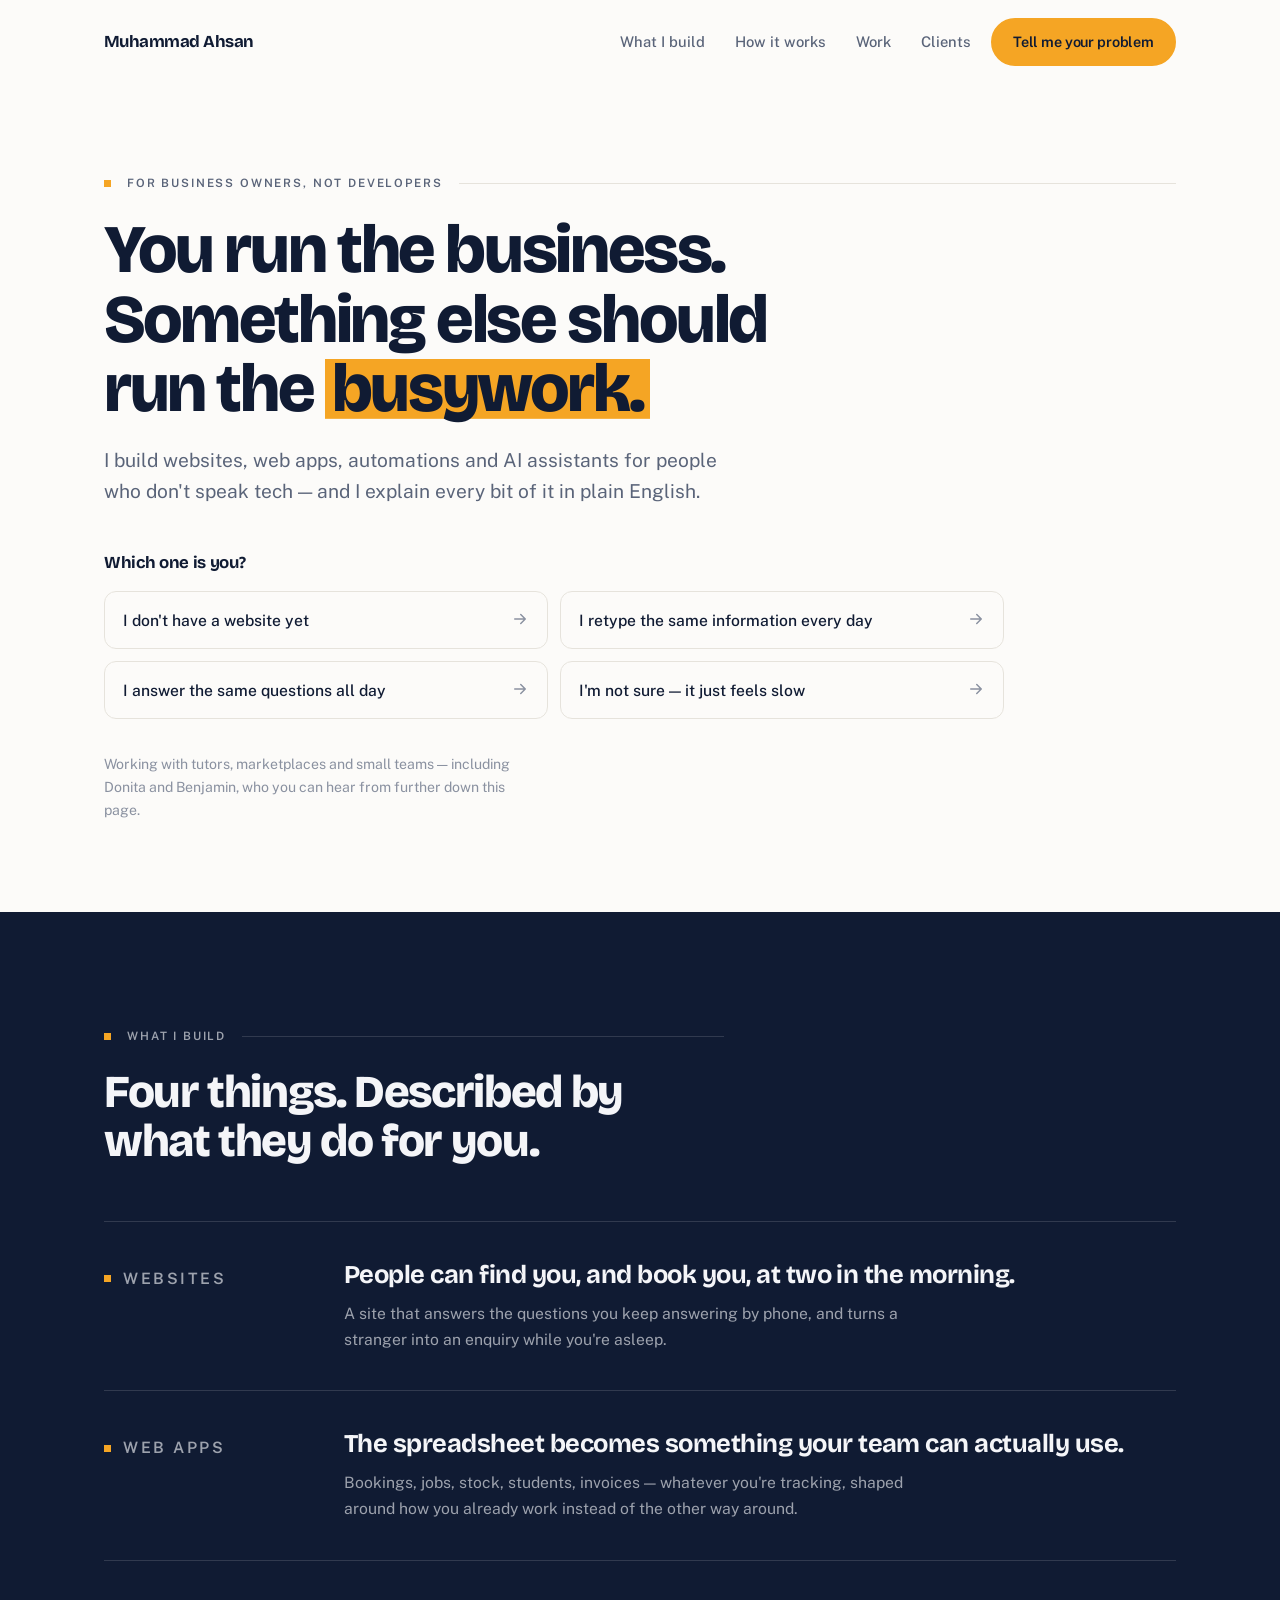
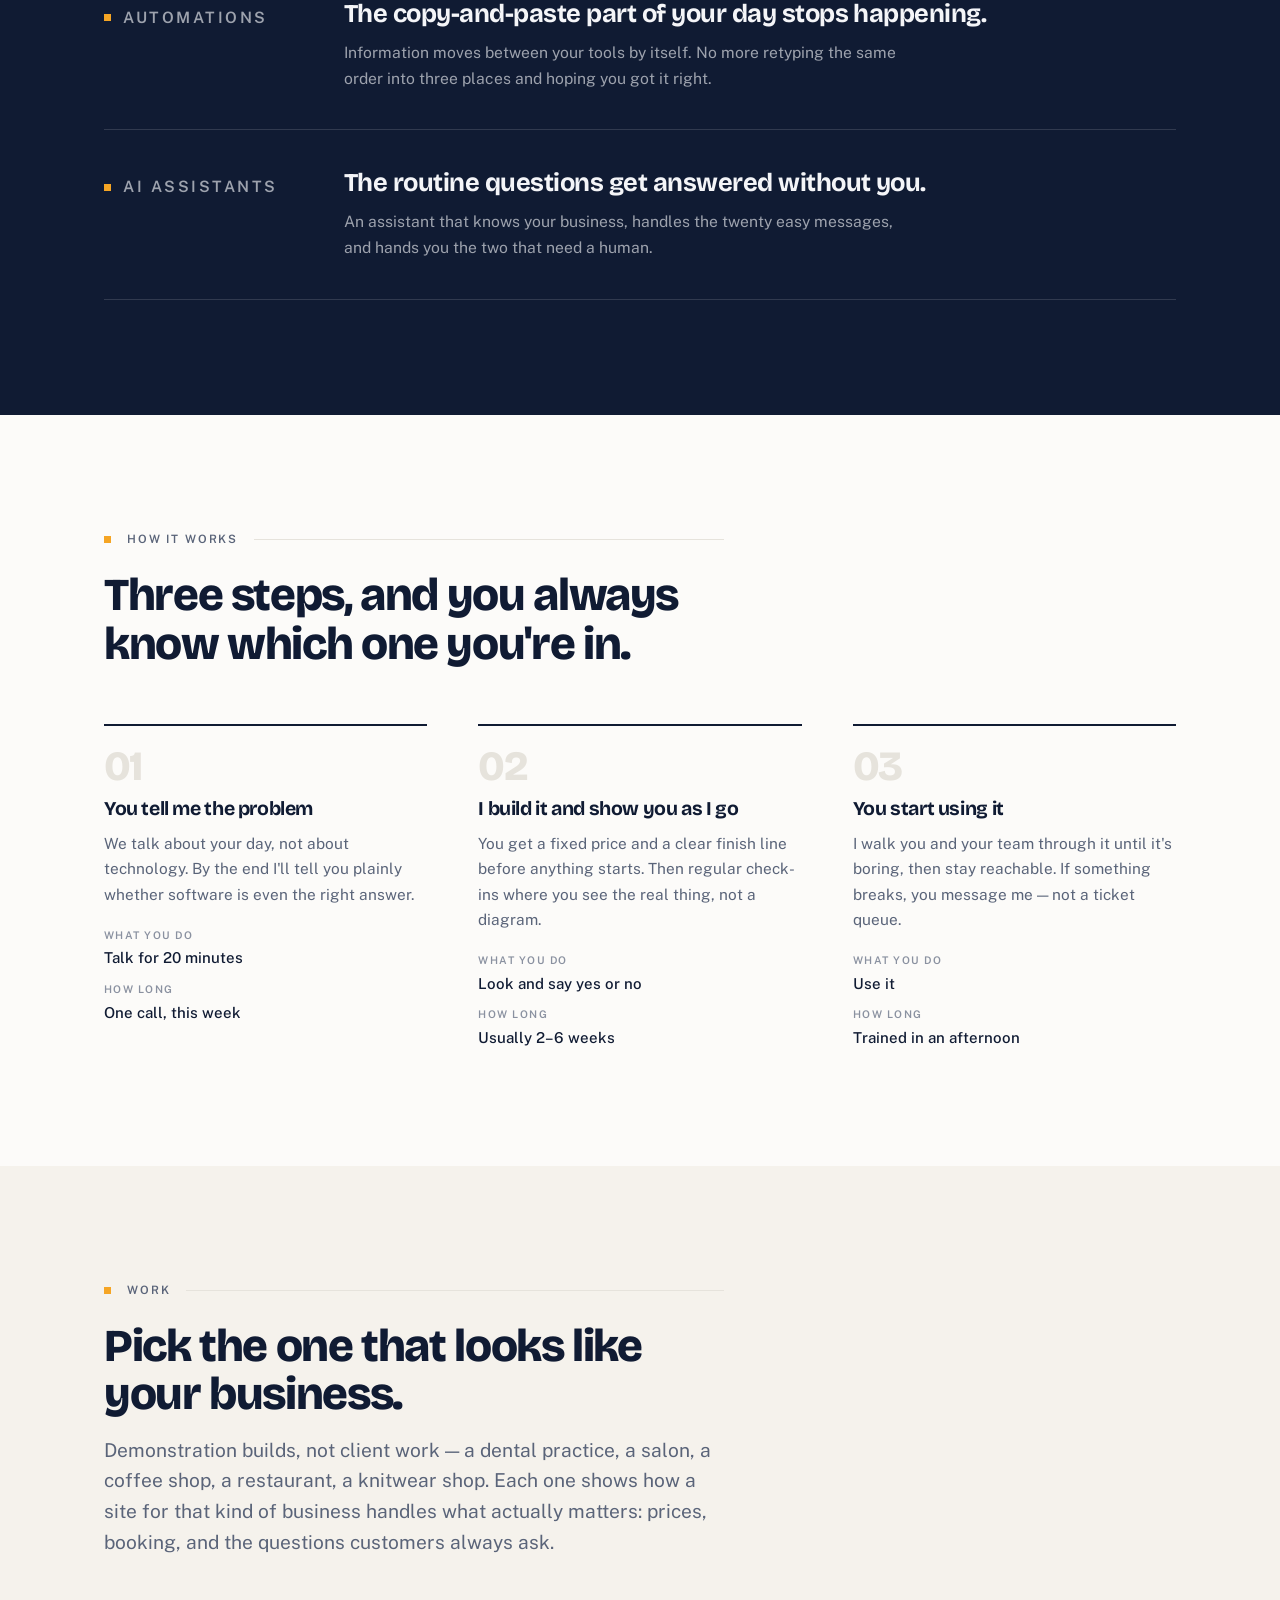
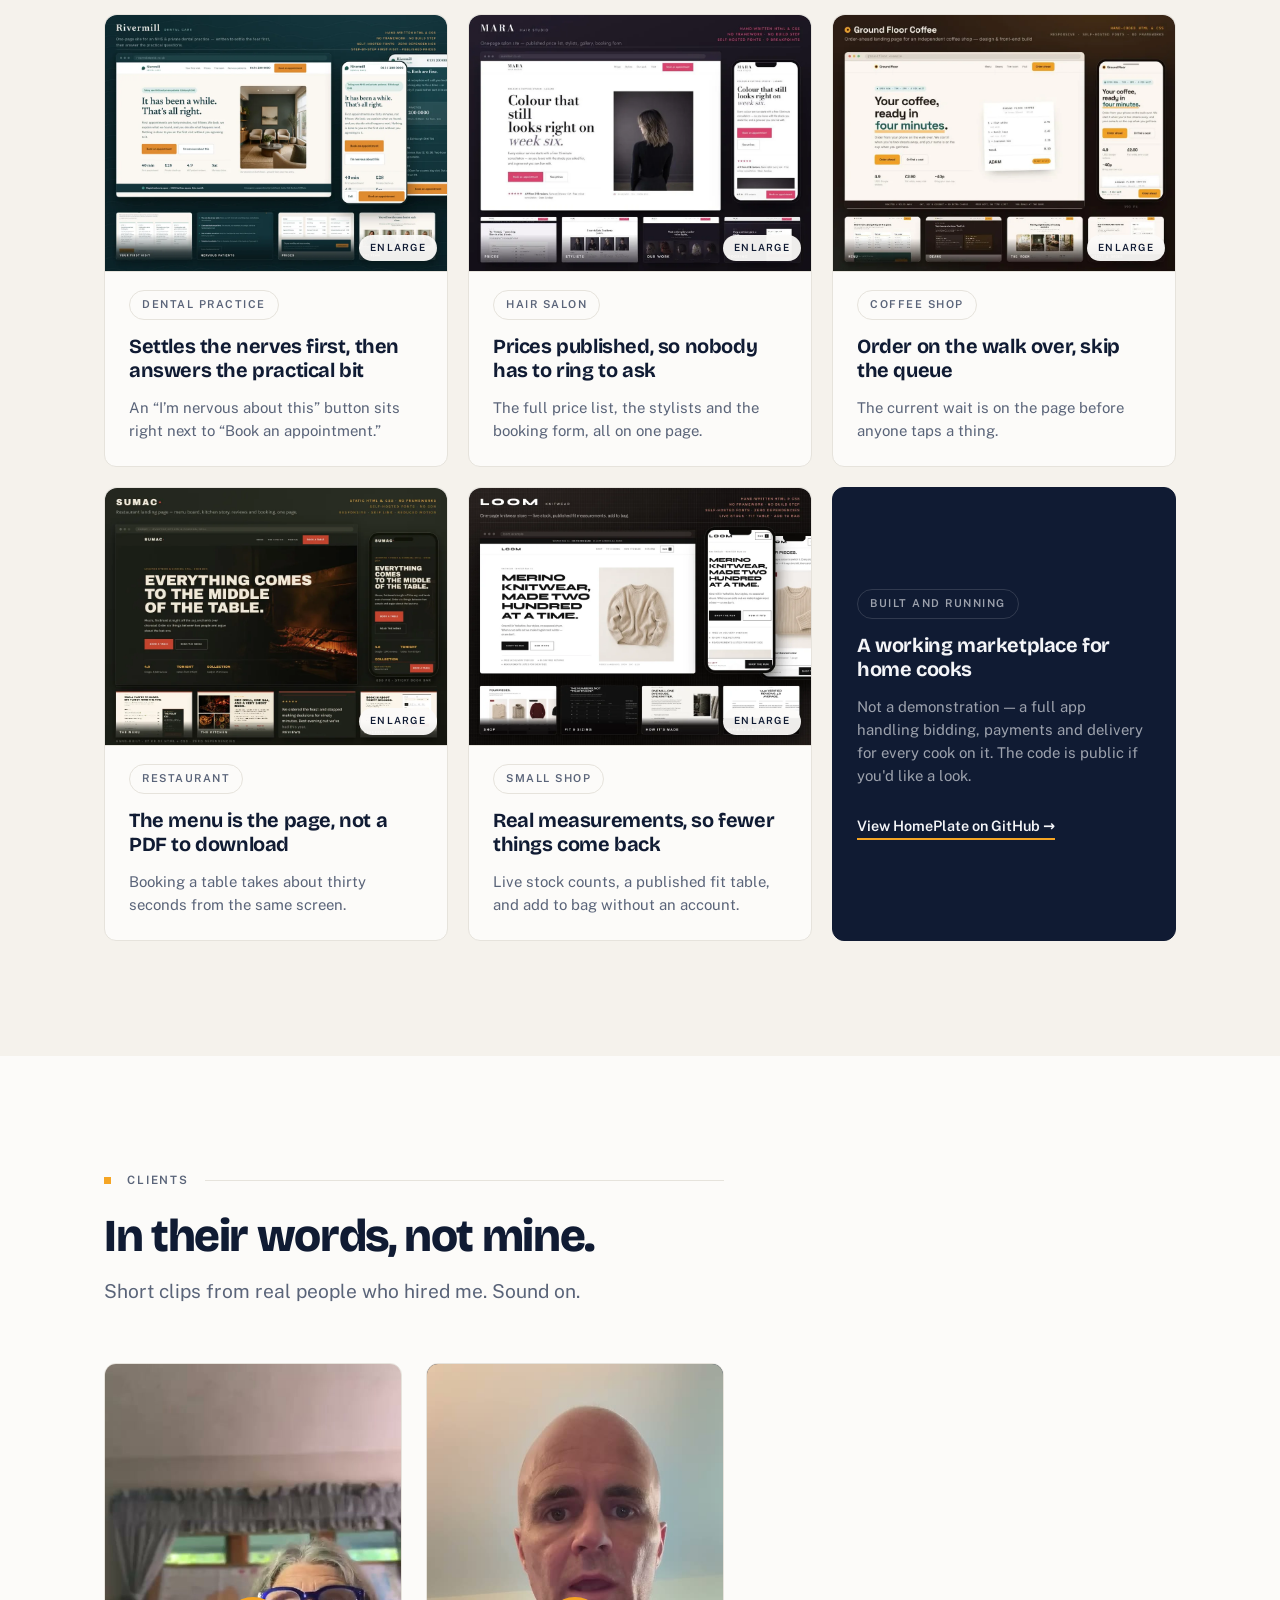
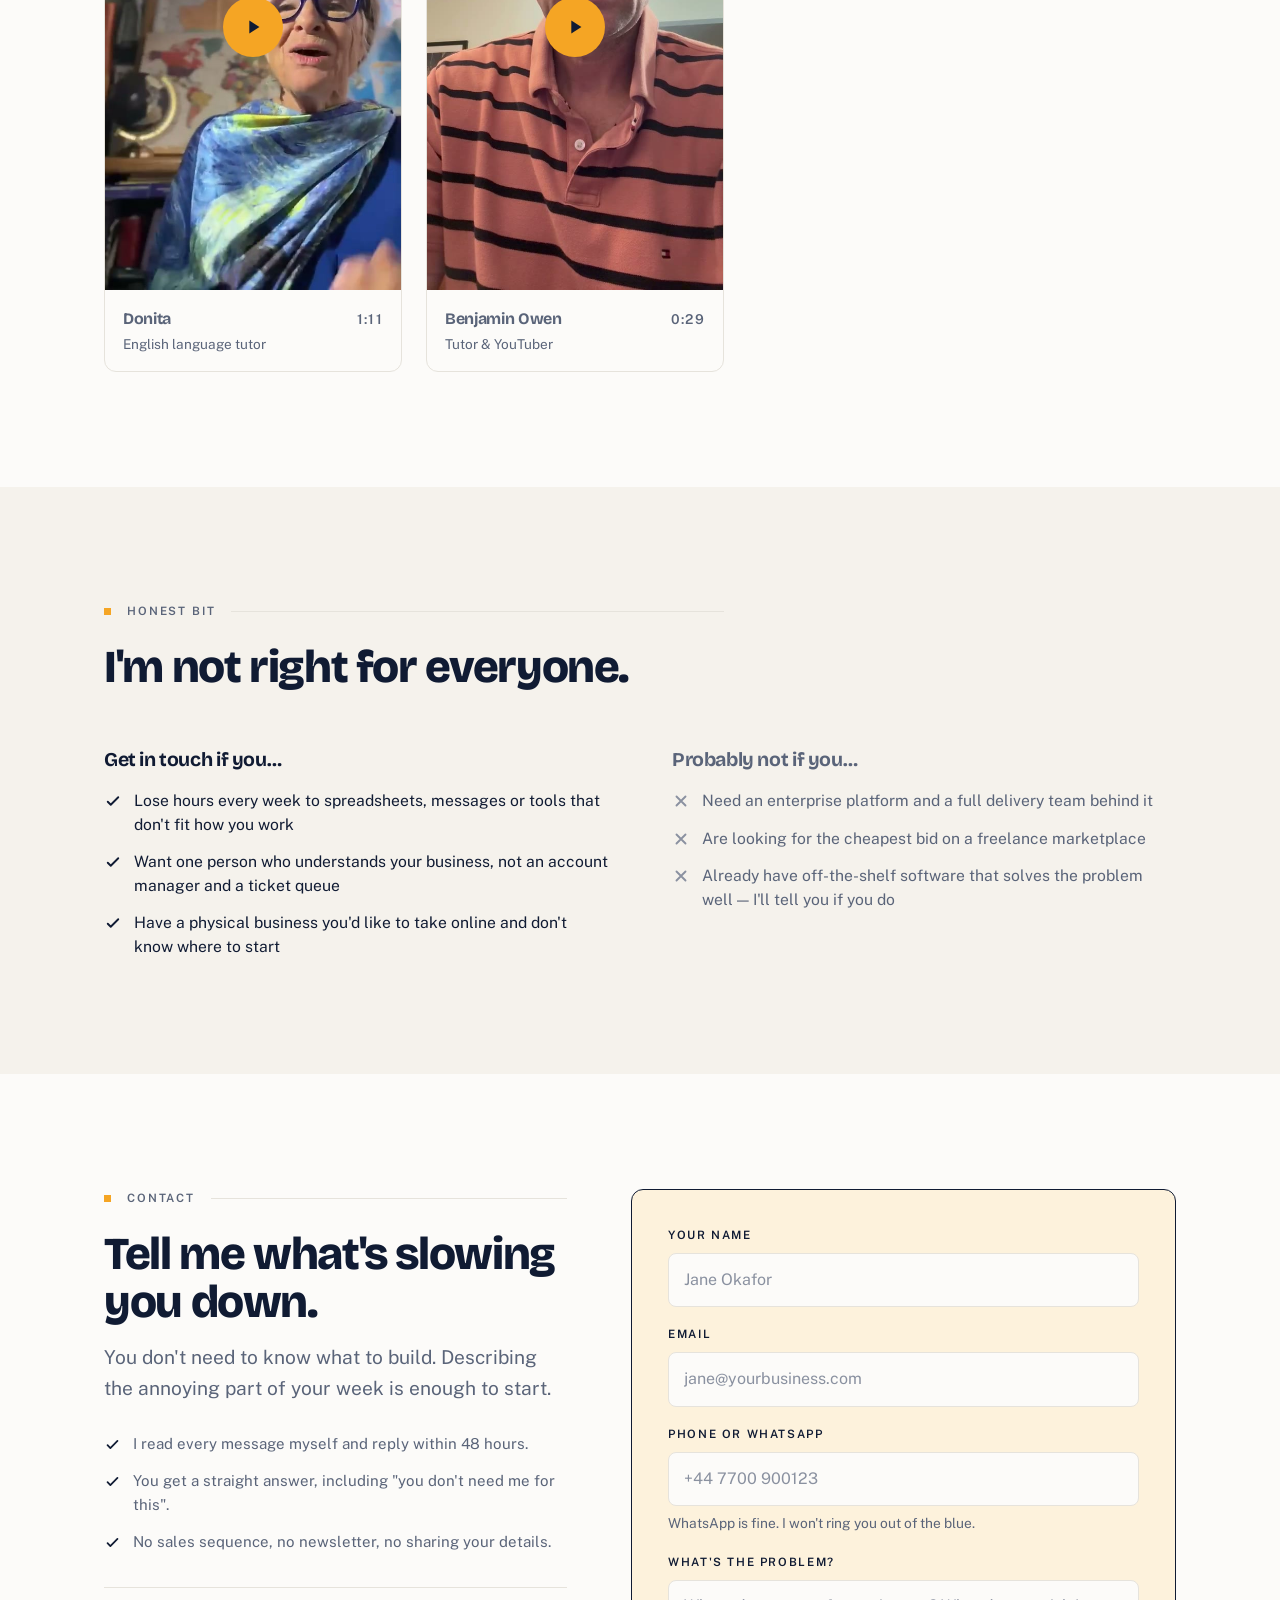
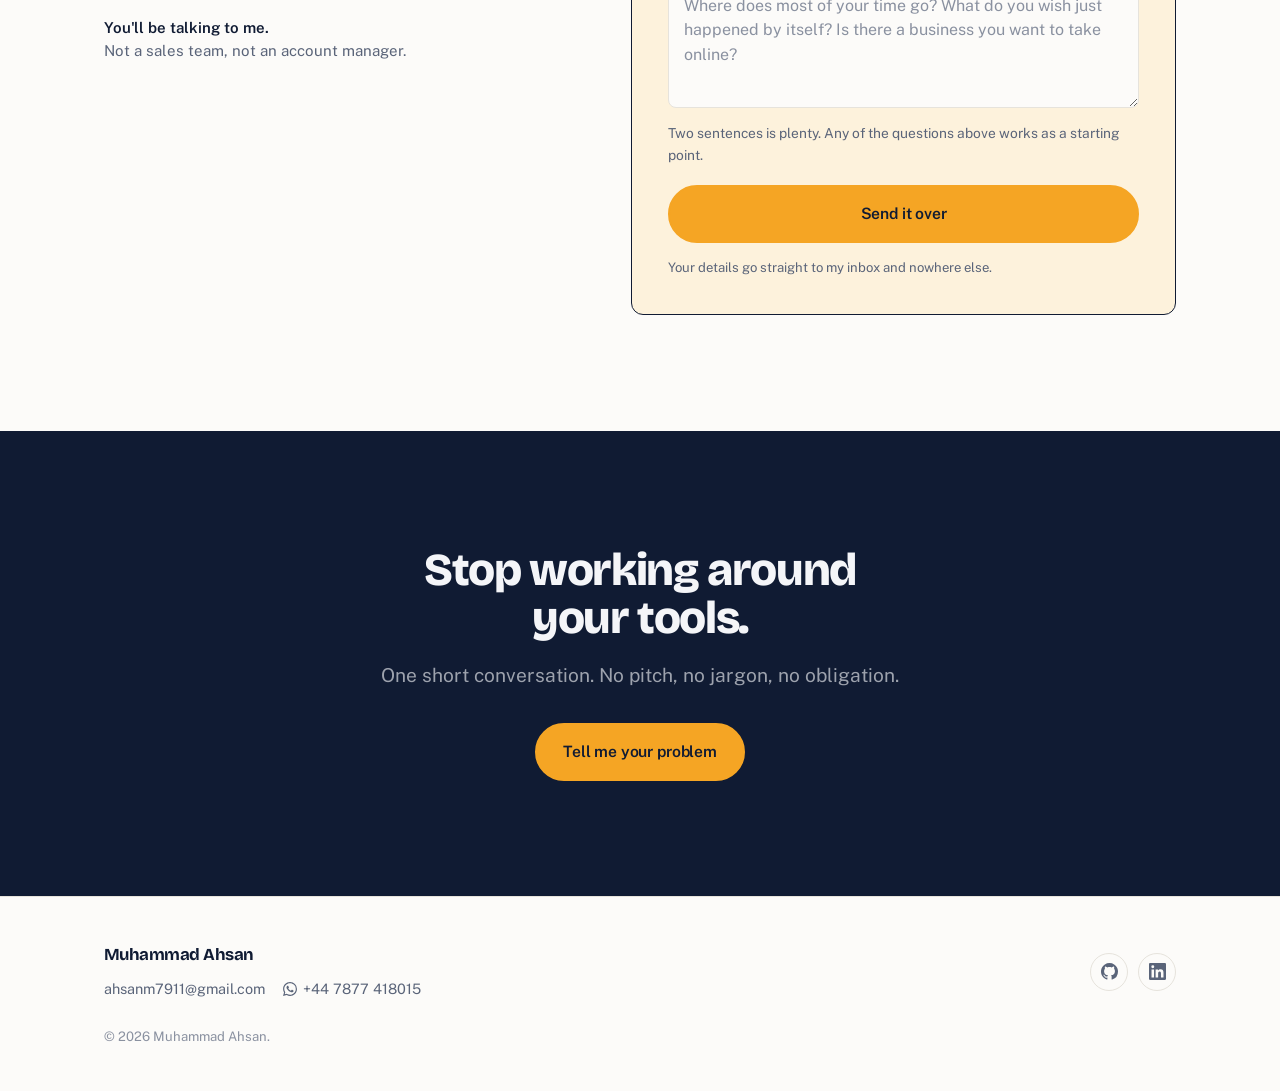
<file: index.html>
<!DOCTYPE html>
<html lang="en">
<head>
  <meta charset="UTF-8"/>
  <meta name="viewport" content="width=device-width, initial-scale=1.0"/>

  <title>Muhammad Ahsan — Websites, apps and automation for small businesses</title>
  <meta name="description" content="I build websites, web apps, automations and AI assistants for business owners who don't speak tech. Plain language, fixed scope, software you'll actually use."/>
  <link rel="canonical" href="https://ahsanm7911.github.io/"/>
  <meta name="theme-color" content="#101B33"/>

  <meta property="og:title" content="Muhammad Ahsan — Websites, apps and automation for small businesses"/>
  <meta property="og:description" content="You run the business. Something else should run the busywork. Websites, web apps, automations and AI assistants, built in plain language."/>
  <meta property="og:image" content="https://ahsanm7911.github.io/og-card.webp"/>
  <meta property="og:url" content="https://ahsanm7911.github.io/"/>
  <meta property="og:type" content="website"/>

  <meta name="twitter:card" content="summary_large_image"/>
  <meta name="twitter:title" content="Muhammad Ahsan — Websites, apps and automation for small businesses"/>
  <meta name="twitter:description" content="You run the business. Something else should run the busywork."/>
  <meta name="twitter:image" content="https://ahsanm7911.github.io/og-card.webp"/>
  <meta name="twitter:image:alt" content="You run the business. Something else should run the busywork."/>

  <link rel="icon" href="data:image/svg+xml,%3Csvg xmlns='http://www.w3.org/2000/svg' viewBox='0 0 32 32'%3E%3Crect width='32' height='32' rx='6' fill='%23101B33'/%3E%3Crect x='9' y='9' width='14' height='14' fill='%23F5A524'/%3E%3C/svg%3E"/>

  <link rel="preconnect" href="https://fonts.googleapis.com"/>
  <link rel="preconnect" href="https://fonts.gstatic.com" crossorigin/>
  <link href="https://fonts.googleapis.com/css2?family=Bricolage+Grotesque:opsz,wght@12..96,600;12..96,700;12..96,800&family=Public+Sans:wght@400;500;600&display=swap" rel="stylesheet"/>
  <link rel="stylesheet" href="styles.css"/>

  <script>document.documentElement.classList.add('js');</script>

  <script type="application/ld+json">
  {
    "@context": "https://schema.org",
    "@type": "ProfessionalService",
    "name": "Muhammad Ahsan",
    "description": "Websites, web apps, automations and AI assistants for small business owners.",
    "url": "https://ahsanm7911.github.io/",
    "email": "ahsanm7911@gmail.com",
    "telephone": "+44 7877 418015",
    "priceRange": "$$",
    "areaServed": "Worldwide",
    "founder": {
      "@type": "Person",
      "name": "Muhammad Ahsan",
      "jobTitle": "Software developer",
      "sameAs": [
        "https://github.com/ahsanm7911",
        "https://www.linkedin.com/in/ahsanm7911/"
      ]
    }
  }
  </script>
</head>
<body>

<a class="skip" href="#main">Skip to content</a>

<!-- ═══════════ NAV ═══════════ -->
<header class="nav" id="nav">
  <div class="wrap">
    <div class="nav-inner">
      <a href="#top" class="nav-logo">Muhammad&nbsp;Ahsan</a>

      <ul class="nav-links">
        <li><a href="#build">What I build</a></li>
        <li><a href="#process">How it works</a></li>
        <li><a href="#work">Work</a></li>
        <li><a href="#clients">Clients</a></li>
      </ul>

      <a href="#contact" class="btn btn--amber btn--sm nav-cta">Tell me your problem</a>

      <button class="burger" id="burger" aria-label="Menu" aria-expanded="false" aria-controls="menu">
        <span></span><span></span><span></span>
      </button>
    </div>

    <nav class="menu" id="menu" aria-label="Mobile">
      <a href="#build">What I build</a>
      <a href="#process">How it works</a>
      <a href="#work">Work</a>
      <a href="#clients">Clients</a>
      <a href="#contact" class="btn btn--amber">Tell me your problem</a>
    </nav>
  </div>
</header>

<main id="main">

<!-- ═══════════ HERO ═══════════ -->
<section class="hero" id="top">
  <div class="wrap">
    <p class="sign">For business owners, not developers</p>

    <h1 class="display">You run the business. Something else should run the <span class="mark">busywork.</span></h1>

    <p class="lede">
      I build websites, web apps, automations and AI assistants for people who
      don't speak tech — and I explain every bit of it in plain English.
    </p>

    <p class="picker-label">Which one is you?</p>

    <div class="picker" role="group" aria-label="Pick the problem that sounds most like yours">
      <button type="button" class="pick" aria-pressed="false"
        data-topic="No website yet"
        data-fill="I don't have a website for my business yet. I'd like people to be able to find me and get in touch online.">
        <span>I don't have a website yet</span>
        <svg class="arrow" width="18" height="18" viewBox="0 0 24 24" fill="none" stroke="currentColor" stroke-width="2" aria-hidden="true"><path d="M5 12h14M13 6l6 6-6 6" stroke-linecap="round" stroke-linejoin="round"/></svg>
      </button>

      <button type="button" class="pick" aria-pressed="false"
        data-topic="Repetitive data entry"
        data-fill="I spend a lot of time retyping the same information between spreadsheets and other tools every day. I'd like that to happen on its own.">
        <span>I retype the same information every day</span>
        <svg class="arrow" width="18" height="18" viewBox="0 0 24 24" fill="none" stroke="currentColor" stroke-width="2" aria-hidden="true"><path d="M5 12h14M13 6l6 6-6 6" stroke-linecap="round" stroke-linejoin="round"/></svg>
      </button>

      <button type="button" class="pick" aria-pressed="false"
        data-topic="Answering the same questions"
        data-fill="I answer the same handful of customer questions over and over. I'd like something that can handle the routine ones so I only deal with the real ones.">
        <span>I answer the same questions all day</span>
        <svg class="arrow" width="18" height="18" viewBox="0 0 24 24" fill="none" stroke="currentColor" stroke-width="2" aria-hidden="true"><path d="M5 12h14M13 6l6 6-6 6" stroke-linecap="round" stroke-linejoin="round"/></svg>
      </button>

      <button type="button" class="pick" aria-pressed="false"
        data-topic="Not sure yet"
        data-fill="I'm not sure exactly what I need. Things just feel slower than they should be, and I'd like help working out what's worth fixing first.">
        <span>I'm not sure — it just feels slow</span>
        <svg class="arrow" width="18" height="18" viewBox="0 0 24 24" fill="none" stroke="currentColor" stroke-width="2" aria-hidden="true"><path d="M5 12h14M13 6l6 6-6 6" stroke-linecap="round" stroke-linejoin="round"/></svg>
      </button>
    </div>

    <p class="hero-trust">
      Working with tutors, marketplaces and small teams — including Donita and
      Benjamin, who you can hear from further down this page.
    </p>
  </div>
</section>

<!-- ═══════════ WHAT I BUILD ═══════════ -->
<section class="band band--ink" id="build">
  <div class="wrap">
    <div class="band-head" data-reveal>
      <p class="sign">What I build</p>
      <h2 class="display">Four things. Described by what they do for you.</h2>
    </div>

    <div class="rows">
      <div class="row" data-reveal>
        <p class="row-label">Websites</p>
        <div>
          <h3>People can find you, and book you, at two in the morning.</h3>
          <p>A site that answers the questions you keep answering by phone, and turns a stranger into an enquiry while you're asleep.</p>
        </div>
      </div>

      <div class="row" data-reveal>
        <p class="row-label">Web apps</p>
        <div>
          <h3>The spreadsheet becomes something your team can actually use.</h3>
          <p>Bookings, jobs, stock, students, invoices — whatever you're tracking, shaped around how you already work instead of the other way around.</p>
        </div>
      </div>

      <div class="row" data-reveal>
        <p class="row-label">Automations</p>
        <div>
          <h3>The copy-and-paste part of your day stops happening.</h3>
          <p>Information moves between your tools by itself. No more retyping the same order into three places and hoping you got it right.</p>
        </div>
      </div>

      <div class="row" data-reveal>
        <p class="row-label">AI assistants</p>
        <div>
          <h3>The routine questions get answered without you.</h3>
          <p>An assistant that knows your business, handles the twenty easy messages, and hands you the two that need a human.</p>
        </div>
      </div>
    </div>
  </div>
</section>

<!-- ═══════════ HOW IT WORKS ═══════════ -->
<section class="band" id="process">
  <div class="wrap">
    <div class="band-head" data-reveal>
      <p class="sign">How it works</p>
      <h2 class="display">Three steps, and you always know which one you're in.</h2>
    </div>

    <ol class="steps">
      <li class="step" data-reveal>
        <p class="step-n">01</p>
        <h3>You tell me the problem</h3>
        <p class="step-desc">We talk about your day, not about technology. By the end I'll tell you plainly whether software is even the right answer.</p>
        <dl class="step-facts">
          <div><dt>What you do</dt><dd>Talk for 20 minutes</dd></div>
          <div><dt>How long</dt><dd>One call, this week</dd></div>
        </dl>
      </li>

      <li class="step" data-reveal>
        <p class="step-n">02</p>
        <h3>I build it and show you as I go</h3>
        <p class="step-desc">You get a fixed price and a clear finish line before anything starts. Then regular check-ins where you see the real thing, not a diagram.</p>
        <dl class="step-facts">
          <div><dt>What you do</dt><dd>Look and say yes or no</dd></div>
          <div><dt>How long</dt><dd>Usually 2–6 weeks</dd></div>
        </dl>
      </li>

      <li class="step" data-reveal>
        <p class="step-n">03</p>
        <h3>You start using it</h3>
        <p class="step-desc">I walk you and your team through it until it's boring, then stay reachable. If something breaks, you message me — not a ticket queue.</p>
        <dl class="step-facts">
          <div><dt>What you do</dt><dd>Use it</dd></div>
          <div><dt>How long</dt><dd>Trained in an afternoon</dd></div>
        </dl>
      </li>
    </ol>
  </div>
</section>

<!-- ═══════════ WORK ═══════════ -->
<section class="band band--paper2" id="work">
  <div class="wrap">
    <div class="band-head" data-reveal>
      <p class="sign">Work</p>
      <h2 class="display">Pick the one that looks like your business.</h2>
      <p class="lede">Demonstration builds, not client work — a dental practice, a salon, a coffee shop, a restaurant, a knitwear shop. Each one shows how a site for that kind of business handles what actually matters: prices, booking, and the questions customers always ask.</p>
    </div>

    <!--
      ─────────────────────────────────────────────────────────────
      TO ADD A PROJECT: copy this block and fill in the four slots.
      Drop the <a class="card-shot"> wrapper if there's no image yet.
      ─────────────────────────────────────────────────────────────
      <article class="card" data-reveal>
        <a class="card-shot" href="./work-NAME.webp" data-shot data-caption="PROJECT — WHAT IT IS">
          <img src="./work-NAME.webp" alt="DESCRIBE WHAT THE SCREENS SHOW" width="1000" height="750" loading="lazy" decoding="async">
          <span class="zoom">Enlarge</span>
        </a>
        <span class="tag">SECTOR</span>
        <h3>THE DECISION THE DESIGN MAKES</h3>
        <p class="card-note">ONE SUPPORTING LINE.</p>
      </article>
      ─────────────────────────────────────────────────────────────
    -->

    <div class="cards">
      <article class="card" data-reveal>
        <a class="card-shot" href="./work-rivermill.webp" data-shot data-caption="Rivermill Dental Care — demonstration build for a dental practice">
          <img src="./work-rivermill.webp" alt="Rivermill Dental Care demonstration site, shown on desktop and phone. The homepage opens with the line “It has been a while. That’s all right.” beside an “I’m nervous about this” button, with first-appointment length, price and rating below. Smaller panels show a step-by-step first visit, a nervous-patients page, a price list and the team." width="1000" height="750" loading="lazy" decoding="async">
          <span class="zoom">Enlarge</span>
        </a>
        <span class="tag">Dental practice</span>
        <h3>Settles the nerves first, then answers the practical bit</h3>
        <p class="card-note">An “I’m nervous about this” button sits right next to “Book an appointment.”</p>
      </article>

      <article class="card" data-reveal>
        <a class="card-shot" href="./work-mara.webp" data-shot data-caption="MARA Hair Studio — demonstration build for a hair salon">
          <img src="./work-mara.webp" alt="MARA Hair Studio demonstration site, shown on desktop and phone. The homepage reads “Colour that still looks right on week six” beside a photograph of a client, with booking and prices buttons. Smaller panels show a full price list, stylist profiles, a gallery and a booking form." width="1000" height="750" loading="lazy" decoding="async">
          <span class="zoom">Enlarge</span>
        </a>
        <span class="tag">Hair salon</span>
        <h3>Prices published, so nobody has to ring to ask</h3>
        <p class="card-note">The full price list, the stylists and the booking form, all on one page.</p>
      </article>

      <article class="card" data-reveal>
        <a class="card-shot" href="./work-groundfloor.webp" data-shot data-caption="Ground Floor Coffee — demonstration build for a coffee shop">
          <img src="./work-groundfloor.webp" alt="Ground Floor Coffee demonstration site, shown on desktop and phone. The homepage reads “Your coffee, ready in four minutes” next to a printed order slip, with an open-now banner showing the current wait. Smaller panels show the menu, the beans, the room and a visit-and-order page." width="1000" height="750" loading="lazy" decoding="async">
          <span class="zoom">Enlarge</span>
        </a>
        <span class="tag">Coffee shop</span>
        <h3>Order on the walk over, skip the queue</h3>
        <p class="card-note">The current wait is on the page before anyone taps a thing.</p>
      </article>

      <article class="card" data-reveal>
        <a class="card-shot" href="./work-sumac.webp" data-shot data-caption="SUMAC — demonstration build for a restaurant">
          <img src="./work-sumac.webp" alt="SUMAC restaurant demonstration site, shown on desktop and phone. The homepage reads “Everything comes to the middle of the table” over a photograph of a charcoal grill, with book-a-table and read-the-menu buttons. Smaller panels show the menu, the kitchen, reviews and reservations." width="994" height="746" loading="lazy" decoding="async">
          <span class="zoom">Enlarge</span>
        </a>
        <span class="tag">Restaurant</span>
        <h3>The menu is the page, not a PDF to download</h3>
        <p class="card-note">Booking a table takes about thirty seconds from the same screen.</p>
      </article>

      <article class="card" data-reveal>
        <a class="card-shot" href="./work-loom.webp" data-shot data-caption="LOOM Knitwear — demonstration build for a small shop">
          <img src="./work-loom.webp" alt="LOOM Knitwear demonstration store, shown on desktop and phone. The homepage reads “Merino knitwear, made two hundred at a time” beside a photograph of a jumper, with a banner counting the stock left in the current run. Smaller panels show the four pieces, a fit and sizing table, how it is made, and reviews and returns." width="1000" height="750" loading="lazy" decoding="async">
          <span class="zoom">Enlarge</span>
        </a>
        <span class="tag">Small shop</span>
        <h3>Real measurements, so fewer things come back</h3>
        <p class="card-note">Live stock counts, a published fit table, and add to bag without an account.</p>
      </article>

      <article class="card card--ink" data-reveal>
        <span class="tag">Built and running</span>
        <h3>A working marketplace for home cooks</h3>
        <p class="card-note">Not a demonstration — a full app handling bidding, payments and delivery for every cook on it. The code is public if you'd like a look.</p>
        <a class="card-link" href="https://github.com/ahsanm7911/homeplate" target="_blank" rel="noopener noreferrer">View HomePlate on GitHub →</a>
      </article>
    </div>
  </div>
</section>

<!-- ═══════════ CLIENTS ═══════════ -->
<section class="band" id="clients">
  <div class="wrap">
    <div class="band-head" data-reveal>
      <p class="sign">Clients</p>
      <h2 class="display">In their words, not mine.</h2>
      <p class="lede">Short clips from real people who hired me. Sound on.</p>
    </div>

    <div class="clips">
      <figure class="clip" data-reveal>
        <div class="clip-frame">
          <video src="./client_review001.mp4" poster="./client_review001_thumb.jpg" preload="none" playsinline></video>
          <button type="button" class="play" aria-label="Play Donita's testimonial">
            <svg width="22" height="22" fill="currentColor" viewBox="0 0 24 24" aria-hidden="true"><path d="M8 5v14l11-7z"/></svg>
          </button>
        </div>
        <figcaption class="clip-meta">
          <span><strong>Donita</strong><span>English language tutor</span></span>
          <span class="clip-dur">1:11</span>
        </figcaption>
      </figure>

      <figure class="clip" data-reveal>
        <div class="clip-frame">
          <video src="./client_review002.mp4" poster="./client_review002_thumb.jpg" preload="none" playsinline></video>
          <button type="button" class="play" aria-label="Play Benjamin Owen's testimonial">
            <svg width="22" height="22" fill="currentColor" viewBox="0 0 24 24" aria-hidden="true"><path d="M8 5v14l11-7z"/></svg>
          </button>
        </div>
        <figcaption class="clip-meta">
          <span><strong>Benjamin Owen</strong><span>Tutor &amp; YouTuber</span></span>
          <span class="clip-dur">0:29</span>
        </figcaption>
      </figure>
    </div>
  </div>
</section>

<!-- ═══════════ FIT ═══════════ -->
<section class="band band--paper2" id="fit">
  <div class="wrap">
    <div class="band-head" data-reveal>
      <p class="sign">Honest bit</p>
      <h2 class="display">I'm not right for everyone.</h2>
    </div>

    <div class="fit">
      <div class="fit-yes" data-reveal>
        <h3>Get in touch if you…</h3>
        <ul>
          <li>
            <svg width="18" height="18" fill="none" stroke="currentColor" stroke-width="2.5" viewBox="0 0 24 24" aria-hidden="true"><path d="M5 13l4 4L19 7" stroke-linecap="round" stroke-linejoin="round"/></svg>
            <span>Lose hours every week to spreadsheets, messages or tools that don't fit how you work</span>
          </li>
          <li>
            <svg width="18" height="18" fill="none" stroke="currentColor" stroke-width="2.5" viewBox="0 0 24 24" aria-hidden="true"><path d="M5 13l4 4L19 7" stroke-linecap="round" stroke-linejoin="round"/></svg>
            <span>Want one person who understands your business, not an account manager and a ticket queue</span>
          </li>
          <li>
            <svg width="18" height="18" fill="none" stroke="currentColor" stroke-width="2.5" viewBox="0 0 24 24" aria-hidden="true"><path d="M5 13l4 4L19 7" stroke-linecap="round" stroke-linejoin="round"/></svg>
            <span>Have a physical business you'd like to take online and don't know where to start</span>
          </li>
        </ul>
      </div>

      <div class="fit-no" data-reveal>
        <h3>Probably not if you…</h3>
        <ul>
          <li>
            <svg width="18" height="18" fill="none" stroke="currentColor" stroke-width="2.5" viewBox="0 0 24 24" aria-hidden="true"><path d="M6 18L18 6M6 6l12 12" stroke-linecap="round" stroke-linejoin="round"/></svg>
            <span>Need an enterprise platform and a full delivery team behind it</span>
          </li>
          <li>
            <svg width="18" height="18" fill="none" stroke="currentColor" stroke-width="2.5" viewBox="0 0 24 24" aria-hidden="true"><path d="M6 18L18 6M6 6l12 12" stroke-linecap="round" stroke-linejoin="round"/></svg>
            <span>Are looking for the cheapest bid on a freelance marketplace</span>
          </li>
          <li>
            <svg width="18" height="18" fill="none" stroke="currentColor" stroke-width="2.5" viewBox="0 0 24 24" aria-hidden="true"><path d="M6 18L18 6M6 6l12 12" stroke-linecap="round" stroke-linejoin="round"/></svg>
            <span>Already have off-the-shelf software that solves the problem well — I'll tell you if you do</span>
          </li>
        </ul>
      </div>
    </div>
  </div>
</section>

<!-- ═══════════ CONTACT ═══════════ -->
<section class="band" id="contact">
  <div class="wrap">
    <div class="contact-grid">

      <div class="contact-aside" data-reveal>
        <p class="sign">Contact</p>
        <h2 class="display">Tell me what's slowing you down.</h2>
        <p class="lede">You don't need to know what to build. Describing the annoying part of your week is enough to start.</p>

        <ul class="reassure">
          <li>
            <svg width="17" height="17" fill="none" stroke="currentColor" stroke-width="2.5" viewBox="0 0 24 24" aria-hidden="true"><path d="M5 13l4 4L19 7" stroke-linecap="round" stroke-linejoin="round"/></svg>
            <span>I read every message myself and reply within 48 hours.</span>
          </li>
          <li>
            <svg width="17" height="17" fill="none" stroke="currentColor" stroke-width="2.5" viewBox="0 0 24 24" aria-hidden="true"><path d="M5 13l4 4L19 7" stroke-linecap="round" stroke-linejoin="round"/></svg>
            <span>You get a straight answer, including "you don't need me for this".</span>
          </li>
          <li>
            <svg width="17" height="17" fill="none" stroke="currentColor" stroke-width="2.5" viewBox="0 0 24 24" aria-hidden="true"><path d="M5 13l4 4L19 7" stroke-linecap="round" stroke-linejoin="round"/></svg>
            <span>No sales sequence, no newsletter, no sharing your details.</span>
          </li>
        </ul>

        <div class="who">
          <p><strong>You'll be talking to me.</strong><br>Not a sales team, not an account manager.</p>
        </div>
      </div>

      <div class="panel" data-reveal>
        <form id="lead-form" action="https://api.web3forms.com/submit" method="POST" novalidate>
          <input type="hidden" name="access_key" value="3bee355d-f806-4885-9d13-7c5a4fc903a9">
          <input type="hidden" name="subject" value="New enquiry from ahsanm7911.github.io">
          <input type="hidden" name="from_name" value="Muhammad Ahsan — website">
          <input type="hidden" name="topic" id="lead-topic" value="Not specified">
          <input type="checkbox" name="botcheck" class="sr-only" tabindex="-1" autocomplete="off">

          <div class="field">
            <label for="lead-name">Your name</label>
            <input id="lead-name" type="text" name="name" placeholder="Jane Okafor" autocomplete="name" required>
          </div>

          <div class="field">
            <label for="lead-email">Email</label>
            <input id="lead-email" type="email" name="email" placeholder="jane@yourbusiness.com" autocomplete="email" required>
          </div>

          <div class="field">
            <label for="lead-phone">Phone or WhatsApp</label>
            <input id="lead-phone" type="tel" name="phone" placeholder="+44 7700 900123" autocomplete="tel" required>
            <span class="hint">WhatsApp is fine. I won't ring you out of the blue.</span>
          </div>

          <div class="field">
            <label for="lead-message">What's the problem?</label>
            <textarea id="lead-message" name="message" required
              placeholder="Where does most of your time go? What do you wish just happened by itself? Is there a business you want to take online?"></textarea>
            <span class="hint">Two sentences is plenty. Any of the questions above works as a starting point.</span>
          </div>

          <button class="btn btn--amber btn--block" type="submit">Send it over</button>

          <p class="consent">Your details go straight to my inbox and nowhere else.</p>

          <p class="form-msg form-msg--error" id="lead-error" role="alert" hidden></p>
        </form>

        <div class="sent" id="lead-sent" role="status" aria-live="polite" tabindex="-1" hidden>
          <h3>Got it — thank you.</h3>
          <p>I'll read this properly and reply within 48 hours. If it's urgent, message me on WhatsApp at +44 7877 418015.</p>
        </div>
      </div>

    </div>
  </div>
</section>

<!-- ═══════════ FINAL CTA ═══════════ -->
<section class="band band--ink final">
  <div class="wrap">
    <h2 class="display">Stop working around your tools.</h2>
    <p class="lede">One short conversation. No pitch, no jargon, no obligation.</p>
    <a href="#contact" class="btn btn--amber">Tell me your problem</a>
  </div>
</section>

</main>

<!-- ═══════════ FOOTER ═══════════ -->
<footer class="foot">
  <div class="wrap">
    <div class="foot-inner">
      <div>
        <p class="foot-name">Muhammad Ahsan</p>
        <div class="foot-contact">
          <a href="mailto:ahsanm7911@gmail.com">ahsanm7911@gmail.com</a>
          <a href="https://wa.me/447877418015" target="_blank" rel="noopener noreferrer">
            <svg width="14" height="14" viewBox="0 0 24 24" fill="currentColor" aria-hidden="true"><path d="M17.472 14.382c-.297-.149-1.758-.867-2.03-.967-.273-.099-.471-.148-.67.15-.197.297-.767.966-.94 1.164-.173.199-.347.223-.644.075-.297-.15-1.255-.463-2.39-1.475-.883-.788-1.48-1.761-1.653-2.059-.173-.297-.018-.458.13-.606.134-.133.298-.347.446-.52.149-.174.198-.298.298-.497.099-.198.05-.371-.025-.52-.075-.149-.669-1.612-.916-2.207-.242-.579-.487-.5-.669-.51-.173-.008-.371-.01-.57-.01-.198 0-.52.074-.792.372-.272.297-1.04 1.016-1.04 2.479 0 1.462 1.065 2.875 1.213 3.074.149.198 2.096 3.2 5.077 4.487.709.306 1.262.489 1.694.625.712.227 1.36.195 1.871.118.571-.085 1.758-.719 2.006-1.413.248-.694.248-1.289.173-1.413-.074-.124-.272-.198-.57-.347m-5.421 7.403h-.004a9.87 9.87 0 01-5.031-1.378l-.361-.214-3.741.982.998-3.648-.235-.374a9.86 9.86 0 01-1.51-5.26c.001-5.45 4.436-9.884 9.888-9.884 2.64 0 5.122 1.03 6.988 2.898a9.825 9.825 0 012.893 6.994c-.003 5.45-4.437 9.884-9.885 9.884m8.413-18.297A11.815 11.815 0 0012.05 0C5.495 0 .16 5.335.157 11.892c0 2.096.547 4.142 1.588 5.945L.057 24l6.305-1.654a11.882 11.882 0 005.683 1.448h.005c6.554 0 11.89-5.335 11.893-11.893a11.821 11.821 0 00-3.48-8.413Z"/></svg>
            +44 7877 418015
          </a>
        </div>
      </div>

      <div class="socials">
        <a href="https://github.com/ahsanm7911" target="_blank" rel="noopener noreferrer" aria-label="GitHub">
          <svg width="17" height="17" fill="currentColor" viewBox="0 0 24 24" aria-hidden="true"><path d="M12 0C5.37 0 0 5.37 0 12c0 5.31 3.435 9.795 8.205 11.385.6.105.825-.255.825-.57 0-.285-.015-1.23-.015-2.235-3.015.555-3.795-.735-4.035-1.41-.135-.345-.72-1.41-1.23-1.695-.42-.225-1.02-.78-.015-.795.945-.015 1.62.87 1.845 1.23 1.08 1.815 2.805 1.305 3.495.99.105-.78.42-1.305.765-1.605-2.67-.3-5.46-1.335-5.46-5.925 0-1.305.465-2.385 1.23-3.225-.12-.3-.54-1.53.12-3.18 0 0 1.005-.315 3.3 1.23.96-.27 1.98-.405 3-.405s2.04.135 3 .405c2.295-1.56 3.3-1.23 3.3-1.23.66 1.65.24 2.88.12 3.18.765.84 1.23 1.905 1.23 3.225 0 4.605-2.805 5.625-5.475 5.925.435.375.81 1.095.81 2.22 0 1.605-.015 2.895-.015 3.3 0 .315.225.69.825.57A12.02 12.02 0 0024 12c0-6.63-5.37-12-12-12z"/></svg>
        </a>
        <a href="https://www.linkedin.com/in/ahsanm7911/" target="_blank" rel="noopener noreferrer" aria-label="LinkedIn">
          <svg width="17" height="17" fill="currentColor" viewBox="0 0 24 24" aria-hidden="true"><path d="M20.447 20.452h-3.554v-5.569c0-1.328-.027-3.037-1.852-3.037-1.853 0-2.136 1.445-2.136 2.939v5.667H9.351V9h3.414v1.561h.046c.477-.9 1.637-1.85 3.37-1.85 3.601 0 4.267 2.37 4.267 5.455v6.286zM5.337 7.433a2.062 2.062 0 01-2.063-2.065 2.064 2.064 0 112.063 2.065zm1.782 13.019H3.555V9h3.564v11.452zM22.225 0H1.771C.792 0 0 .774 0 1.729v20.542C0 23.227.792 24 1.771 24h20.451C23.2 24 24 23.227 24 22.271V1.729C24 .774 23.2 0 22.222 0h.003z"/></svg>
        </a>
      </div>

      <p class="foot-copy">© 2026 Muhammad Ahsan.</p>
    </div>
  </div>
</footer>

<!-- Enlarged project view. Populated by main.js; without JS the card
     links open the .webp directly, so this stays empty and unused. -->
<dialog class="shot-dialog" id="shot-dialog" aria-label="Project preview">
  <img class="shot-img" id="shot-img" alt="">
  <p class="shot-caption" id="shot-caption"></p>
  <button type="button" class="shot-close" id="shot-close" aria-label="Close preview">
    <svg width="18" height="18" viewBox="0 0 24 24" fill="none" stroke="currentColor" stroke-width="2.4" stroke-linecap="round" aria-hidden="true"><path d="M6 6l12 12M18 6L6 18"/></svg>
  </button>
</dialog>

<script src="main.js" defer></script>
</body>
</html>
</file>
<file: styles.css>
/* ═══════════════════════════════════════════════════════════════
   Muhammad Ahsan — Signpost
   Direction: ink & amber. Amber is a SURFACE, never an ink:
   #F5A524 type on paper fails contrast, so amber only ever appears
   as a fill with ink type on top. It marks the places you can act.
   ═══════════════════════════════════════════════════════════════ */

/* ── TOKENS ── */
:root {
  /* ground */
  --paper:        #FCFBF9;
  --paper-2:      #F5F2EC;
  --rule:         #E6E3DC;

  /* ink */
  --ink:          #101B33;
  --ink-2:        #1A2645;
  --ink-soft:     #5A6479;
  --ink-faint:    #8A91A0;

  /* on dark bands */
  --on-ink:       #F4F5F8;
  --on-ink-soft:  rgba(244, 245, 248, 0.62);
  --rule-ink:     rgba(244, 245, 248, 0.14);

  /* signal */
  --amber:        #F5A524;
  --amber-deep:   #E08E0B;
  --amber-wash:   #FDF2DC;

  /* type */
  --display: 'Bricolage Grotesque', 'Public Sans', system-ui, sans-serif;
  --body:    'Public Sans', system-ui, -apple-system, 'Segoe UI', sans-serif;

  /* space */
  --gutter:  24px;
  --band-y:  clamp(64px, 9vw, 120px);

  --r-sm: 8px;
  --r-md: 12px;
  --r-pill: 999px;
}

/* ── RESET ── */
*, *::before, *::after { box-sizing: border-box; margin: 0; padding: 0; }
html { -webkit-text-size-adjust: 100%; }
@media (prefers-reduced-motion: no-preference) {
  html { scroll-behavior: smooth; }
}
body {
  font-family: var(--body);
  font-size: 1.02rem;
  line-height: 1.65;
  color: var(--ink);
  background: var(--paper);
  overflow-x: hidden;
  -webkit-font-smoothing: antialiased;
  text-rendering: optimizeLegibility;
}
img, video { max-width: 100%; display: block; }
a { color: inherit; text-decoration: none; }
button, input, textarea { font: inherit; color: inherit; }
:focus-visible { outline: 3px solid var(--ink); outline-offset: 3px; border-radius: 3px; }
.band--ink :focus-visible { outline-color: var(--amber); }
.skip {
  position: absolute; left: -9999px; top: 0; z-index: 200;
  background: var(--ink); color: var(--on-ink);
  padding: 12px 18px; border-radius: 0 0 var(--r-sm) 0;
}
.skip:focus { left: 0; }
.sr-only {
  position: absolute; width: 1px; height: 1px; padding: 0;
  overflow: hidden; clip: rect(0 0 0 0); white-space: nowrap; border: 0;
}

/* ── LAYOUT ── */
.wrap {
  width: 100%;
  max-width: 1120px;
  margin-inline: auto;
  padding-inline: var(--gutter);
}
.band { padding-block: var(--band-y); }
.band--paper2 { background: var(--paper-2); }
.band--ink    { background: var(--ink); color: var(--on-ink); }

/* ── TYPE ── */
.display {
  font-family: var(--display);
  font-weight: 800;
  line-height: 1.02;
  letter-spacing: -0.035em;
}
h1.display { font-size: clamp(2.35rem, 6.2vw, 4.25rem); }
h2.display { font-size: clamp(1.85rem, 4vw, 2.85rem); letter-spacing: -0.03em; line-height: 1.06; }
h3 { font-family: var(--display); font-weight: 700; letter-spacing: -0.02em; line-height: 1.2; }

.lede {
  font-size: clamp(1.05rem, 1.6vw, 1.2rem);
  line-height: 1.6;
  color: var(--ink-soft);
  max-width: 54ch;
}
.band--ink .lede { color: var(--on-ink-soft); }

/* The one editorial use of amber: highlight in the headline.
   Painted as a sized gradient rather than a background colour so the
   block hugs the glyphs instead of filling the whole line box. */
.mark {
  color: var(--ink);
  padding-inline: 0.1em;
  background-image: linear-gradient(var(--amber), var(--amber));
  background-repeat: no-repeat;
  background-position: 0 0.16em;
  background-size: 100% 0.88em;
  box-decoration-break: clone;
  -webkit-box-decoration-break: clone;
}

/* ── THE SIGNPOST: every section wears a sign ── */
.sign {
  display: flex;
  align-items: center;
  gap: 16px;
  font-size: 0.72rem;
  font-weight: 600;
  letter-spacing: 0.16em;
  text-transform: uppercase;
  color: var(--ink-soft);
  margin-bottom: 22px;
}
.sign::before {
  content: "";
  width: 7px; height: 7px;
  background: var(--amber);
  flex: none;
}
.sign::after {
  content: "";
  height: 1px;
  flex: 1;
  background: var(--rule);
}
.band--ink .sign { color: var(--on-ink-soft); }
.band--ink .sign::after { background: var(--rule-ink); }

.band-head { margin-bottom: clamp(36px, 5vw, 56px); max-width: 62ch; }
.band-head .lede { margin-top: 16px; }

/* ── BUTTONS ── one base, three modifiers ── */
.btn {
  display: inline-flex;
  align-items: center;
  justify-content: center;
  gap: 10px;
  padding: 14px 26px;
  border: 2px solid transparent;
  border-radius: var(--r-pill);
  font-family: var(--body);
  font-size: 0.98rem;
  font-weight: 600;
  letter-spacing: -0.01em;
  cursor: pointer;
  text-align: center;
  transition: background-color 0.18s ease, border-color 0.18s ease, transform 0.18s ease;
}
.btn svg { flex: none; }
.btn--amber {                 /* amber surface, ink label */
  background: var(--amber);
  border-color: var(--amber);
  color: var(--ink);
}
.btn--ghost {
  background: transparent;
  border-color: var(--rule);
  color: var(--ink);
}
.btn--ghost:hover { border-color: var(--ink); }
.band--ink .btn--ghost { border-color: var(--rule-ink); color: var(--on-ink); }
.band--ink .btn--ghost:hover { border-color: var(--on-ink); }
.btn--sm { padding: 10px 20px; font-size: 0.9rem; }
.btn--block { width: 100%; }
@media (hover: hover) {
  .btn--amber:hover { background: var(--amber-deep); border-color: var(--amber-deep); }
}
.btn:disabled { opacity: 0.55; cursor: default; }

/* ── NAV ── */
.nav {
  position: sticky;
  top: 0;
  z-index: 100;
  background: var(--paper);
  border-bottom: 1px solid transparent;
  transition: border-color 0.2s ease, padding 0.2s ease;
}
.nav.is-stuck { border-bottom-color: var(--rule); }
.nav-inner {
  display: flex;
  align-items: center;
  justify-content: space-between;
  gap: 20px;
  padding-block: 18px;
  transition: padding 0.2s ease;
}
.nav.is-stuck .nav-inner { padding-block: 12px; }
.nav-logo {
  font-family: var(--display);
  font-weight: 700;
  font-size: 1.05rem;
  letter-spacing: -0.03em;
}
.nav-links {
  display: flex;
  align-items: center;
  gap: 30px;
  list-style: none;
  margin-left: auto;
}
.nav-links a {
  font-size: 0.92rem;
  font-weight: 500;
  color: var(--ink-soft);
  padding-block: 4px;
  border-bottom: 2px solid transparent;
  transition: color 0.18s, border-color 0.18s;
}
.nav-links a:hover { color: var(--ink); border-bottom-color: var(--amber); }

.burger {
  display: none;
  flex-direction: column;
  gap: 5px;
  background: none;
  border: none;
  cursor: pointer;
  padding: 6px;
}
.burger span {
  display: block; width: 22px; height: 2px;
  background: var(--ink); border-radius: 2px;
  transition: transform 0.2s ease, opacity 0.2s ease;
}
.burger[aria-expanded="true"] span:nth-child(1) { transform: translateY(7px) rotate(45deg); }
.burger[aria-expanded="true"] span:nth-child(2) { opacity: 0; }
.burger[aria-expanded="true"] span:nth-child(3) { transform: translateY(-7px) rotate(-45deg); }

.menu { display: none; flex-direction: column; padding-bottom: 18px; }
.menu.is-open { display: flex; }
.menu a {
  padding: 13px 0;
  font-size: 1rem;
  font-weight: 500;
  color: var(--ink-soft);
  border-top: 1px solid var(--rule);
}
.menu .btn { margin-top: 16px; border-top: none; }

/* ── HERO ── */
.hero { padding-block: clamp(52px, 7vw, 92px) clamp(56px, 7vw, 96px); }
.hero h1 { max-width: 16ch; margin-bottom: 22px; }
.hero .lede { margin-bottom: 42px; }
.hero-trust {
  margin-top: 34px;
  font-size: 0.88rem;
  color: var(--ink-faint);
  max-width: 46ch;
}

/* ── SIGNATURE: the picker ── */
.picker-label {
  font-family: var(--display);
  font-weight: 700;
  font-size: 1.05rem;
  letter-spacing: -0.02em;
  margin-bottom: 14px;
}
.picker {
  display: grid;
  grid-template-columns: repeat(2, minmax(0, 1fr));
  gap: 12px;
  max-width: 900px;
}
.pick {
  display: flex;
  align-items: flex-start;
  justify-content: space-between;
  gap: 12px;
  text-align: left;
  background: var(--paper);
  border: 1px solid var(--rule);
  border-radius: var(--r-md);
  padding: 18px 18px 17px;
  font-size: 0.98rem;
  font-weight: 500;
  line-height: 1.35;
  color: var(--ink);
  cursor: pointer;
  transition: border-color 0.18s ease, background-color 0.18s ease, transform 0.18s ease;
}
.pick .arrow {
  flex: none;
  color: var(--ink-faint);
  transition: transform 0.18s ease, color 0.18s ease;
}
@media (hover: hover) {
  .pick:hover { border-color: var(--ink); transform: translateY(-2px); }
  .pick:hover .arrow { transform: translateX(3px); color: var(--ink); }
}
.pick[aria-pressed="true"] {
  background: var(--amber-wash);
  border-color: var(--ink);
  box-shadow: inset 0 0 0 1px var(--ink);
}
.pick[aria-pressed="true"] .arrow { color: var(--ink); }

/* ── SERVICES: a departures board ── */
.rows { border-top: 1px solid var(--rule-ink); }
.row {
  display: grid;
  grid-template-columns: 200px minmax(0, 1fr);
  gap: 24px 40px;
  padding-block: clamp(26px, 3.4vw, 38px);
  border-bottom: 1px solid var(--rule-ink);
}
.row-label {
  display: flex;
  align-items: center;
  gap: 12px;
  font-size: 0.72rem;
  font-weight: 600;
  letter-spacing: 0.16em;
  text-transform: uppercase;
  color: var(--on-ink-soft);
  align-self: start;
  padding-top: 6px;
}
.row-label::before {
  content: "";
  width: 7px; height: 7px;
  background: var(--amber);
  flex: none;
}
.row h3 {
  font-size: clamp(1.2rem, 2.1vw, 1.6rem);
  color: var(--on-ink);
  margin-bottom: 10px;
}
.row p { color: var(--on-ink-soft); max-width: 56ch; font-size: 0.98rem; }

/* ── PROCESS ── */
.steps {
  list-style: none;
  display: grid;
  grid-template-columns: repeat(3, minmax(0, 1fr));
  gap: clamp(28px, 4vw, 52px);
}
.step { border-top: 2px solid var(--ink); padding-top: 20px; }
.step-n {
  font-family: var(--display);
  font-weight: 800;
  font-size: 2.6rem;
  line-height: 1;
  letter-spacing: -0.04em;
  color: var(--rule);
  margin-bottom: 10px;
}
.step h3 { font-size: 1.22rem; margin-bottom: 10px; }
.step-desc { color: var(--ink-soft); font-size: 0.96rem; margin-bottom: 20px; }
.step-facts { display: grid; gap: 10px; }
.step-facts > div { display: grid; gap: 2px; }
.step-facts dt {
  font-size: 0.66rem;
  font-weight: 600;
  letter-spacing: 0.14em;
  text-transform: uppercase;
  color: var(--ink-faint);
}
.step-facts dd { font-size: 0.94rem; font-weight: 500; }

/* ── WORK ── */
.cards {
  display: grid;
  grid-template-columns: repeat(3, minmax(0, 1fr));
  gap: 20px;
}
.card {
  display: flex;
  flex-direction: column;
  gap: 14px;
  background: var(--paper);
  border: 1px solid var(--rule);
  border-radius: var(--r-md);
  padding: 26px 24px 24px;
}
.tag {
  align-self: flex-start;
  font-size: 0.68rem;
  font-weight: 600;
  letter-spacing: 0.14em;
  text-transform: uppercase;
  color: var(--ink-soft);
  border: 1px solid var(--rule);
  border-radius: var(--r-pill);
  padding: 5px 12px;
}
.card h3 { font-size: 1.25rem; }
.card-note { font-size: 0.93rem; line-height: 1.55; color: var(--ink-soft); }

/* The plate. Bleeds to the card's inner edges via negative margins so the
   card border itself becomes the frame — the showcase images already carry
   their own dark matting, so a second mat would be one accessory too many. */
.card-shot {
  position: relative;
  display: block;
  margin: -26px -24px 4px;
  border-bottom: 1px solid var(--rule);
  border-radius: var(--r-md) var(--r-md) 0 0;
  overflow: hidden;
  background: var(--paper-2);
}
.card-shot img {
  width: 100%;
  height: auto;
  aspect-ratio: 4 / 3;
  object-fit: cover;
}
.zoom {
  position: absolute;
  right: 10px;
  bottom: 10px;
  background: rgba(252, 251, 249, 0.94);
  color: var(--ink);
  font-size: 0.62rem;
  font-weight: 600;
  letter-spacing: 0.13em;
  text-transform: uppercase;
  padding: 5px 11px;
  border-radius: var(--r-pill);
}
/* Deliberately always visible rather than hover-only: half these visitors
   are on a phone, and the ones who aren't shouldn't have to discover that
   the picture does something. */
@media (hover: hover) and (prefers-reduced-motion: no-preference) {
  .zoom { transition: background 0.18s ease; }
}
@media (hover: hover) {
  .card-shot:hover .zoom,
  .card-shot:focus-visible .zoom { background: var(--amber); }
}

/* HomePlate. Ink rather than paper because it is a different kind of item —
   really built and running, not a demonstration — and the change of ground
   says so without a badge saying so. */
.card--ink {
  background: var(--ink);
  border-color: var(--ink);
  color: var(--on-ink);
  justify-content: center;
}
.card--ink .tag { color: var(--on-ink-soft); border-color: var(--rule-ink); }
.card--ink .card-note { color: var(--on-ink-soft); }
.card--ink :focus-visible { outline-color: var(--amber); }
.card-link {
  margin-top: auto;
  padding-top: 6px;
  font-size: 0.9rem;
  font-weight: 600;
  border-bottom: 2px solid var(--amber);
  align-self: flex-start;
  padding-bottom: 1px;
}
.card-link:hover { border-bottom-color: var(--ink); }
.card--ink .card-link { margin-top: 6px; }
.card--ink .card-link:hover { border-bottom-color: var(--on-ink); }

/* ── ENLARGED PLATE ── */
.shot-dialog {
  margin: auto;
  border: 0;
  /* Width is capped against viewport HEIGHT as well, using the plates' 4:3
     ratio, so the box always matches the visible image exactly — that is what
     lets the close button sit flush to the plate's corner at any window size. */
  max-width: min(1080px, 94vw, 104vh);
  max-height: 96vh;
  padding: 44px 0 0;
  background: transparent;
  overflow: visible;
}
.shot-dialog::backdrop { background: rgba(16, 27, 51, 0.9); }
.shot-img {
  width: 100%;
  height: auto;
  border-radius: var(--r-md);
}
.shot-caption {
  margin-top: 12px;
  text-align: center;
  font-size: 0.88rem;
  color: var(--on-ink-soft);
}
.shot-close {
  position: absolute;
  top: 0;
  right: 0;
  display: grid;
  place-items: center;
  width: 34px;
  height: 34px;
  border: 0;
  border-radius: 50%;
  background: var(--paper);
  color: var(--ink);
  cursor: pointer;
}
.shot-close:hover { background: var(--amber); }
.shot-dialog :focus-visible { outline: 2px solid var(--amber); outline-offset: 3px; }

/* ── FIT ── */
.fit {
  display: grid;
  grid-template-columns: repeat(2, minmax(0, 1fr));
  gap: clamp(32px, 5vw, 64px);
}
.fit h3 { font-size: 1.22rem; margin-bottom: 18px; }
.fit ul { list-style: none; display: grid; gap: 14px; }
.fit li { display: flex; gap: 12px; align-items: flex-start; font-size: 0.98rem; line-height: 1.5; }
.fit svg { flex: none; margin-top: 3px; }
.fit-yes svg { color: var(--ink); }
.fit-no  { color: var(--ink-soft); }
.fit-no svg { color: var(--ink-faint); }

/* ── TESTIMONIALS ── */
.clips {
  display: grid;
  grid-template-columns: repeat(2, minmax(0, 1fr));
  gap: 24px;
  max-width: 620px;
}
.clip { border: 1px solid var(--rule); border-radius: var(--r-md); overflow: hidden; background: var(--paper); }
.clip-frame {
  position: relative;
  aspect-ratio: 9 / 16;
  background: var(--ink);
}
.clip-frame video {
  position: absolute; inset: 0;
  width: 100%; height: 100%;
  object-fit: cover;
}
.play {
  position: absolute;
  left: 50%; top: 50%;
  transform: translate(-50%, -50%);
  width: 60px; height: 60px;
  border-radius: 50%;
  border: none;
  background: var(--amber);
  color: var(--ink);
  display: grid;
  place-items: center;
  cursor: pointer;
  z-index: 2;
  transition: transform 0.16s ease, opacity 0.2s ease;
}
.play:hover { transform: translate(-50%, -50%) scale(1.07); }
.clip.is-playing .play { opacity: 0; }
.clip.is-playing:hover .play, .clip.is-playing .play:focus-visible { opacity: 1; }
.clip-meta { padding: 16px 18px; display: flex; align-items: baseline; justify-content: space-between; gap: 12px; }
.clip-meta strong { font-family: var(--display); font-weight: 700; font-size: 1rem; letter-spacing: -0.02em; display: block; }
.clip-meta span { font-size: 0.85rem; color: var(--ink-soft); }
.clip-dur {
  font-size: 0.72rem;
  font-weight: 600;
  letter-spacing: 0.1em;
  color: var(--ink-faint);
  white-space: nowrap;
}

/* ── CONTACT ── */
.contact-grid {
  display: grid;
  grid-template-columns: minmax(0, 0.85fr) minmax(0, 1fr);
  gap: clamp(32px, 5vw, 64px);
  align-items: start;
}
.contact-aside .lede { margin-top: 16px; }
.reassure { list-style: none; display: grid; gap: 12px; margin-top: 28px; }
.reassure li { display: flex; gap: 12px; align-items: flex-start; font-size: 0.94rem; color: var(--ink-soft); }
.reassure svg { flex: none; margin-top: 4px; color: var(--ink); }

.who {
  margin-top: 32px;
  padding-top: 28px;
  border-top: 1px solid var(--rule);
}
.who p { font-size: 0.94rem; color: var(--ink-soft); line-height: 1.55; }
.who strong { color: var(--ink); font-weight: 600; }

.panel {
  background: var(--amber-wash);
  border: 1px solid var(--ink);
  border-radius: var(--r-md);
  padding: clamp(24px, 3.4vw, 36px);
}
.field { margin-bottom: 18px; }
.field label {
  display: block;
  font-size: 0.72rem;
  font-weight: 600;
  letter-spacing: 0.14em;
  text-transform: uppercase;
  margin-bottom: 8px;
}
.field .hint { display: block; font-size: 0.86rem; font-weight: 400; letter-spacing: 0; text-transform: none; color: var(--ink-soft); margin-top: 6px; }
.field input, .field textarea {
  width: 100%;
  background: var(--paper);
  border: 1px solid var(--rule);
  border-radius: var(--r-sm);
  padding: 13px 15px;
  font-size: 1rem;
  transition: border-color 0.16s ease, box-shadow 0.16s ease;
}
.field textarea { min-height: 128px; resize: vertical; line-height: 1.55; }
.field input::placeholder, .field textarea::placeholder { color: var(--ink-faint); }
.field input:focus, .field textarea:focus {
  outline: none;
  border-color: var(--ink);
  box-shadow: inset 0 0 0 1px var(--ink);
}
.field input:focus-visible, .field textarea:focus-visible { outline: 3px solid var(--ink); outline-offset: 2px; }
.consent { font-size: 0.82rem; color: var(--ink-soft); margin-top: 14px; }
.form-msg {
  margin-top: 16px;
  font-size: 0.94rem;
  font-weight: 500;
  padding: 12px 14px;
  border-radius: var(--r-sm);
  border: 1px solid var(--ink);
  background: var(--paper);
}
.form-msg[hidden] { display: none; }
.form-msg--error { border-color: #A32A1F; color: #A32A1F; }
.sent {
  text-align: center;
  padding: 22px 6px 8px;
}
.sent h3 { font-size: 1.45rem; margin-bottom: 10px; }
.sent p { color: var(--ink-soft); font-size: 0.96rem; }
.sent[hidden] { display: none; }
.sent:focus, .sent:focus-visible { outline: none; }

/* ── FINAL CTA ── */
.final { text-align: center; }
.final h2 { margin-inline: auto; max-width: 18ch; }
.final .lede { margin: 18px auto 32px; text-align: center; }

/* ── FOOTER ── */
.foot { border-top: 1px solid var(--rule); padding-block: 44px; }
.foot-inner { display: flex; flex-wrap: wrap; align-items: center; justify-content: space-between; gap: 24px; }
.foot-name { font-family: var(--display); font-weight: 700; font-size: 1.05rem; letter-spacing: -0.03em; }
.foot-contact { display: flex; flex-wrap: wrap; gap: 8px 18px; margin-top: 8px; font-size: 0.9rem; }
.foot-contact a { color: var(--ink-soft); display: inline-flex; align-items: center; gap: 6px; border-bottom: 1px solid transparent; }
.foot-contact a:hover { color: var(--ink); border-bottom-color: var(--amber); }
.socials { display: flex; gap: 10px; }
.socials a {
  width: 38px; height: 38px;
  border: 1px solid var(--rule);
  border-radius: 50%;
  display: grid; place-items: center;
  color: var(--ink-soft);
  transition: border-color 0.18s, color 0.18s;
}
.socials a:hover { border-color: var(--ink); color: var(--ink); }
.foot-copy { font-size: 0.82rem; color: var(--ink-faint); width: 100%; }

/* ── MOTION ── */
@keyframes rise {
  from { opacity: 0; transform: translateY(14px); }
  to   { opacity: 1; transform: none; }
}
@media (prefers-reduced-motion: no-preference) {
  .hero > .wrap > * { animation: rise 0.55s cubic-bezier(0.2, 0.7, 0.3, 1) both; }
  .hero > .wrap > *:nth-child(1) { animation-delay: 0.02s; }
  .hero > .wrap > *:nth-child(2) { animation-delay: 0.09s; }
  .hero > .wrap > *:nth-child(3) { animation-delay: 0.16s; }
  .hero > .wrap > *:nth-child(4) { animation-delay: 0.23s; }
  .hero > .wrap > *:nth-child(5) { animation-delay: 0.30s; }
  .hero > .wrap > *:nth-child(6) { animation-delay: 0.37s; }

  /* Only hide reveal targets when JS is present to un-hide them. */
  .js [data-reveal] { opacity: 0; transform: translateY(16px); }
  .js [data-reveal].is-in {
    opacity: 1;
    transform: none;
    transition: opacity 0.6s ease, transform 0.6s cubic-bezier(0.2, 0.7, 0.3, 1);
  }
}

/* ── RESPONSIVE ── */
@media (max-width: 1024px) {
  .cards { grid-template-columns: repeat(2, minmax(0, 1fr)); }
  .cards .card:last-child:nth-child(odd) { grid-column: 1 / -1; }
  .contact-grid { grid-template-columns: 1fr; }
  .row { grid-template-columns: 170px minmax(0, 1fr); gap: 20px 28px; }
}

@media (max-width: 880px) {
  .steps { grid-template-columns: 1fr; gap: 32px; }
}

@media (max-width: 760px) {
  .nav-links { display: none; }
  .nav-cta   { display: none; }
  .burger    { display: flex; }
  .steps { grid-template-columns: 1fr; }
  .cards { grid-template-columns: 1fr; }
  .cards .card:last-child:nth-child(odd) { grid-column: auto; }
  .fit { grid-template-columns: 1fr; }
  .row { grid-template-columns: 1fr; gap: 14px; }
  .row-label { padding-top: 0; }
  .clips { grid-template-columns: 1fr; max-width: 340px; }
  .foot-inner { flex-direction: column; align-items: flex-start; }
}

@media (max-width: 560px) {
  .sign { gap: 12px; }
  .sign::after { display: none; }
}

@media (max-width: 480px) {
  .picker { grid-template-columns: 1fr; }
  .pick { padding: 15px 16px; }
}

@media (min-width: 761px) {
  .menu { display: none !important; }
  .burger { display: none; }
}
</file>
